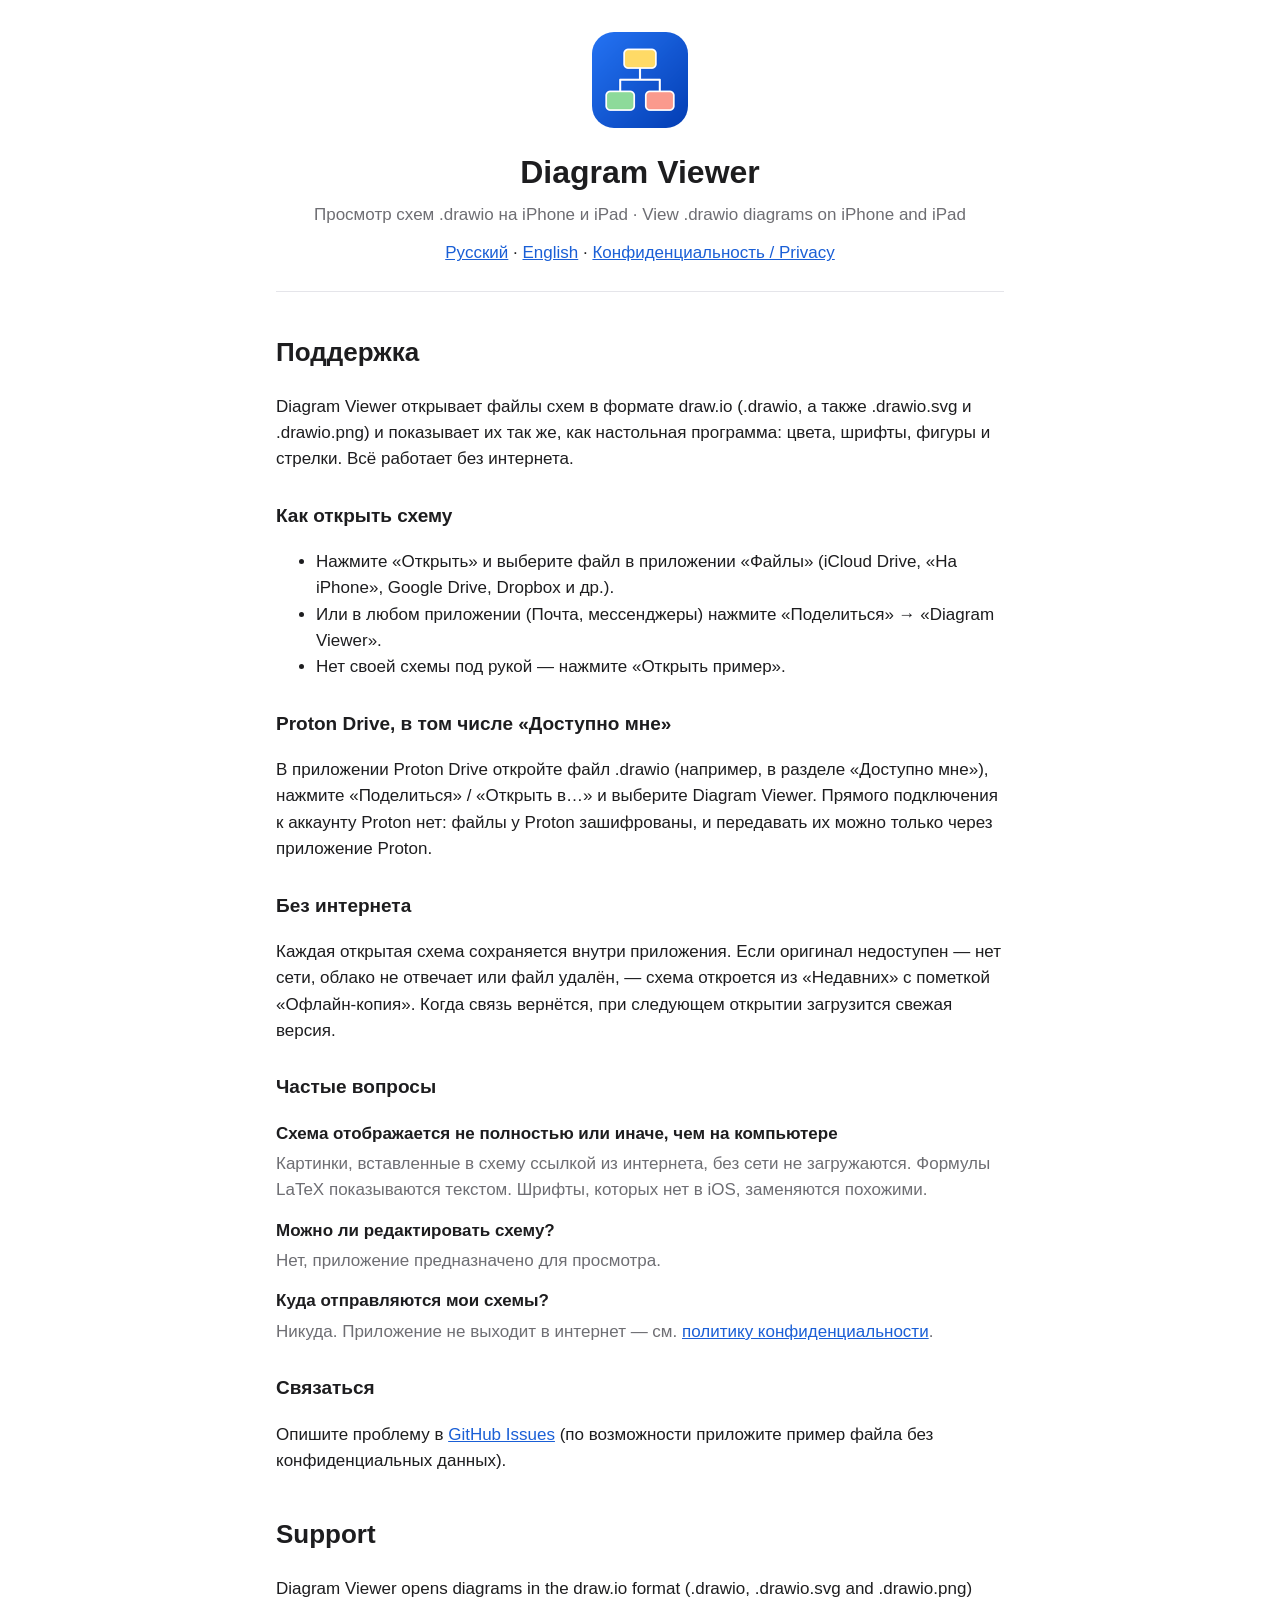
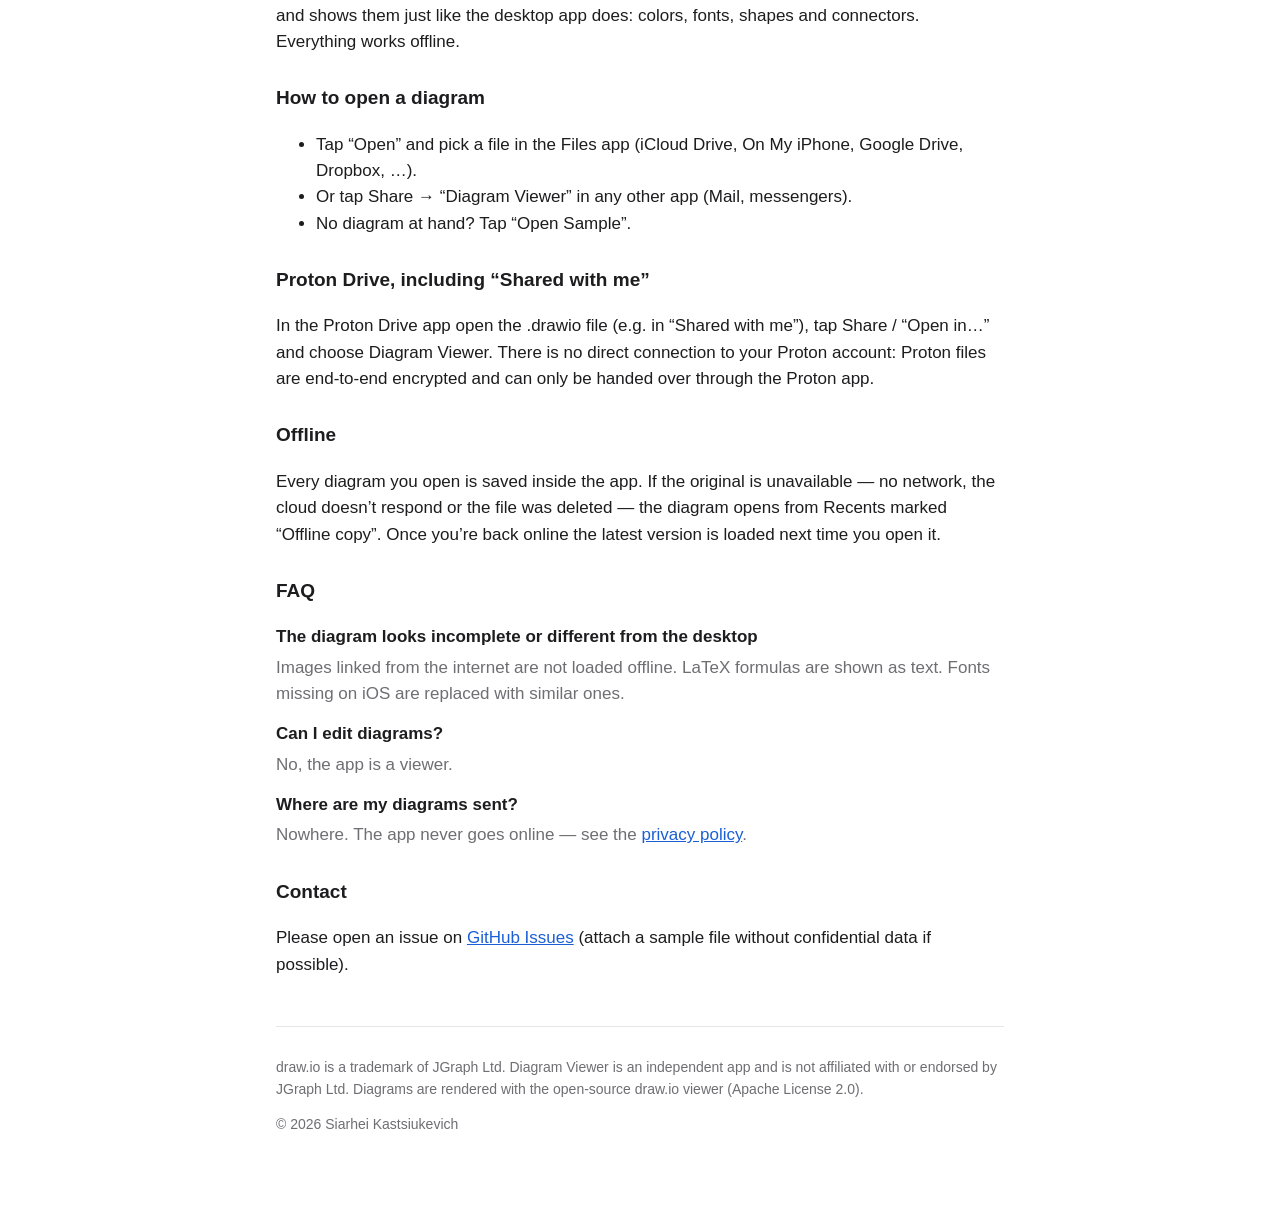
<file: index.html>
<!doctype html>
<html lang="ru">
<head>
<meta charset="utf-8">
<meta name="viewport" content="width=device-width, initial-scale=1">
<title>Diagram Viewer — поддержка / Support</title>
<link rel="stylesheet" href="style.css">
</head>
<body>
<main>
  <header>
    <img src="icon.png" alt="" width="96" height="96">
    <h1>Diagram Viewer</h1>
    <p class="lead">Просмотр схем .drawio на iPhone и iPad · View .drawio diagrams on iPhone and iPad</p>
    <nav><a href="#ru">Русский</a> · <a href="#en">English</a> · <a href="privacy.html">Конфиденциальность / Privacy</a></nav>
  </header>

  <section id="ru">
    <h2>Поддержка</h2>
    <p>Diagram Viewer открывает файлы схем в формате draw.io (.drawio, а также .drawio.svg и .drawio.png) и показывает их
      так же, как настольная программа: цвета, шрифты, фигуры и стрелки. Всё работает без интернета.</p>
    <h3>Как открыть схему</h3>
    <ul>
      <li>Нажмите «Открыть» и выберите файл в приложении «Файлы» (iCloud Drive, «На iPhone», Google Drive, Dropbox и др.).</li>
      <li>Или в любом приложении (Почта, мессенджеры) нажмите «Поделиться» → «Diagram Viewer».</li>
      <li>Нет своей схемы под рукой — нажмите «Открыть пример».</li>
    </ul>
    <h3>Proton Drive, в том числе «Доступно мне»</h3>
    <p>В приложении Proton Drive откройте файл .drawio (например, в разделе «Доступно мне»), нажмите «Поделиться» /
      «Открыть в…» и выберите Diagram Viewer. Прямого подключения к аккаунту Proton нет: файлы у Proton зашифрованы,
      и передавать их можно только через приложение Proton.</p>
    <h3>Без интернета</h3>
    <p>Каждая открытая схема сохраняется внутри приложения. Если оригинал недоступен — нет сети, облако не отвечает
      или файл удалён, — схема откроется из «Недавних» с пометкой «Офлайн-копия». Когда связь вернётся, при следующем
      открытии загрузится свежая версия.</p>
    <h3>Частые вопросы</h3>
    <dl>
      <dt>Схема отображается не полностью или иначе, чем на компьютере</dt>
      <dd>Картинки, вставленные в схему ссылкой из интернета, без сети не загружаются. Формулы LaTeX показываются текстом.
        Шрифты, которых нет в iOS, заменяются похожими.</dd>
      <dt>Можно ли редактировать схему?</dt>
      <dd>Нет, приложение предназначено для просмотра.</dd>
      <dt>Куда отправляются мои схемы?</dt>
      <dd>Никуда. Приложение не выходит в интернет — см. <a href="privacy.html">политику конфиденциальности</a>.</dd>
    </dl>
    <h3>Связаться</h3>
    <p>Опишите проблему в <a href="https://github.com/Sergey-Kastukevich/diagram-viewer/issues">GitHub Issues</a>
      (по возможности приложите пример файла без конфиденциальных данных).</p>
  </section>

  <section id="en">
    <h2>Support</h2>
    <p>Diagram Viewer opens diagrams in the draw.io format (.drawio, .drawio.svg and .drawio.png) and shows them just like
      the desktop app does: colors, fonts, shapes and connectors. Everything works offline.</p>
    <h3>How to open a diagram</h3>
    <ul>
      <li>Tap “Open” and pick a file in the Files app (iCloud Drive, On My iPhone, Google Drive, Dropbox, …).</li>
      <li>Or tap Share → “Diagram Viewer” in any other app (Mail, messengers).</li>
      <li>No diagram at hand? Tap “Open Sample”.</li>
    </ul>
    <h3>Proton Drive, including “Shared with me”</h3>
    <p>In the Proton Drive app open the .drawio file (e.g. in “Shared with me”), tap Share / “Open in…” and choose
      Diagram Viewer. There is no direct connection to your Proton account: Proton files are end-to-end encrypted and
      can only be handed over through the Proton app.</p>
    <h3>Offline</h3>
    <p>Every diagram you open is saved inside the app. If the original is unavailable — no network, the cloud doesn’t
      respond or the file was deleted — the diagram opens from Recents marked “Offline copy”. Once you’re back online
      the latest version is loaded next time you open it.</p>
    <h3>FAQ</h3>
    <dl>
      <dt>The diagram looks incomplete or different from the desktop</dt>
      <dd>Images linked from the internet are not loaded offline. LaTeX formulas are shown as text. Fonts missing on iOS
        are replaced with similar ones.</dd>
      <dt>Can I edit diagrams?</dt>
      <dd>No, the app is a viewer.</dd>
      <dt>Where are my diagrams sent?</dt>
      <dd>Nowhere. The app never goes online — see the <a href="privacy.html">privacy policy</a>.</dd>
    </dl>
    <h3>Contact</h3>
    <p>Please open an issue on <a href="https://github.com/Sergey-Kastukevich/diagram-viewer/issues">GitHub Issues</a>
      (attach a sample file without confidential data if possible).</p>
  </section>

  <footer>
    <p>draw.io is a trademark of JGraph Ltd. Diagram Viewer is an independent app and is not affiliated with or endorsed by JGraph Ltd.
      Diagrams are rendered with the open-source draw.io viewer (Apache License 2.0).</p>
    <p>© 2026 Siarhei Kastsiukevich</p>
  </footer>
</main>
</body>
</html>
</file>
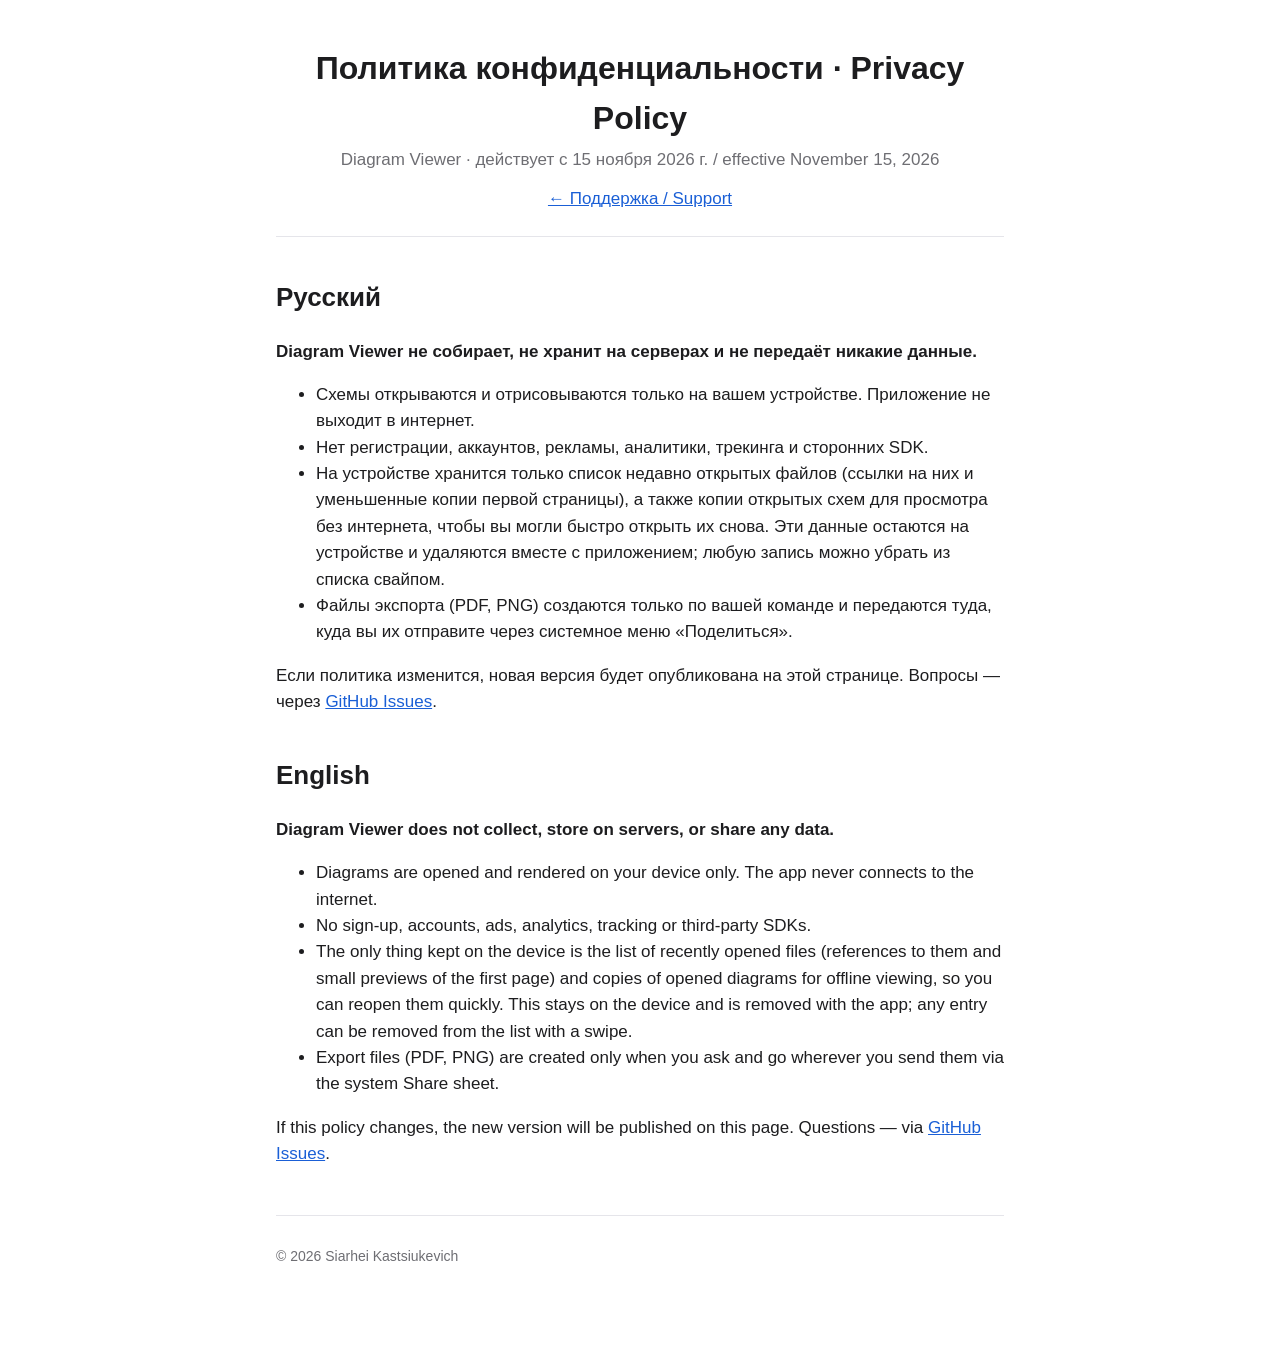
<file: privacy.html>
<!doctype html>
<html lang="ru">
<head>
<meta charset="utf-8">
<meta name="viewport" content="width=device-width, initial-scale=1">
<title>Diagram Viewer — политика конфиденциальности / Privacy Policy</title>
<link rel="stylesheet" href="style.css">
</head>
<body>
<main>
  <header>
    <h1>Политика конфиденциальности · Privacy Policy</h1>
    <p class="lead">Diagram Viewer · действует с 15 ноября 2026 г. / effective November 15, 2026</p>
    <nav><a href="index.html">← Поддержка / Support</a></nav>
  </header>

  <section id="ru">
    <h2>Русский</h2>
    <p><strong>Diagram Viewer не собирает, не хранит на серверах и не передаёт никакие данные.</strong></p>
    <ul>
      <li>Схемы открываются и отрисовываются только на вашем устройстве. Приложение не выходит в интернет.</li>
      <li>Нет регистрации, аккаунтов, рекламы, аналитики, трекинга и сторонних SDK.</li>
      <li>На устройстве хранится только список недавно открытых файлов (ссылки на них и уменьшенные копии первой страницы),
        а также копии открытых схем для просмотра без интернета,
        чтобы вы могли быстро открыть их снова. Эти данные остаются на устройстве и удаляются вместе с приложением;
        любую запись можно убрать из списка свайпом.</li>
      <li>Файлы экспорта (PDF, PNG) создаются только по вашей команде и передаются туда, куда вы их отправите
        через системное меню «Поделиться».</li>
    </ul>
    <p>Если политика изменится, новая версия будет опубликована на этой странице. Вопросы —
      через <a href="https://github.com/Sergey-Kastukevich/diagram-viewer/issues">GitHub Issues</a>.</p>
  </section>

  <section id="en">
    <h2>English</h2>
    <p><strong>Diagram Viewer does not collect, store on servers, or share any data.</strong></p>
    <ul>
      <li>Diagrams are opened and rendered on your device only. The app never connects to the internet.</li>
      <li>No sign-up, accounts, ads, analytics, tracking or third-party SDKs.</li>
      <li>The only thing kept on the device is the list of recently opened files (references to them and small previews
        of the first page) and copies of opened diagrams for offline viewing, so you can reopen them quickly. This stays on the device and is removed with the app;
        any entry can be removed from the list with a swipe.</li>
      <li>Export files (PDF, PNG) are created only when you ask and go wherever you send them via the system Share sheet.</li>
    </ul>
    <p>If this policy changes, the new version will be published on this page. Questions —
      via <a href="https://github.com/Sergey-Kastukevich/diagram-viewer/issues">GitHub Issues</a>.</p>
  </section>

  <footer><p>© 2026 Siarhei Kastsiukevich</p></footer>
</main>
</body>
</html>
</file>
<file: style.css>
:root { color-scheme: light dark; --fg: #1d1d1f; --muted: #6e6e73; --bg: #ffffff; --accent: #1a5fd6; --line: #e5e5ea; }
@media (prefers-color-scheme: dark) { :root { --fg: #f5f5f7; --muted: #a1a1a6; --bg: #111113; --accent: #5b9bff; --line: #2c2c2e; } }
* { box-sizing: border-box; }
body { margin: 0; background: var(--bg); color: var(--fg); font: 17px/1.55 -apple-system, BlinkMacSystemFont, "Segoe UI", Helvetica, Arial, sans-serif; }
main { max-width: 760px; margin: 0 auto; padding: 32px 16px 64px; }
header { text-align: center; padding-bottom: 24px; border-bottom: 1px solid var(--line); }
header img { border-radius: 22px; }
h1 { margin: 12px 0 4px; font-size: 32px; }
h2 { margin-top: 40px; font-size: 26px; }
h3 { margin-top: 28px; font-size: 19px; }
.lead { color: var(--muted); margin: 0 0 12px; }
a { color: var(--accent); }
dt { font-weight: 600; margin-top: 14px; }
dd { margin: 4px 0 0; color: var(--muted); }
footer { margin-top: 48px; padding-top: 16px; border-top: 1px solid var(--line); color: var(--muted); font-size: 14px; }
</file>
